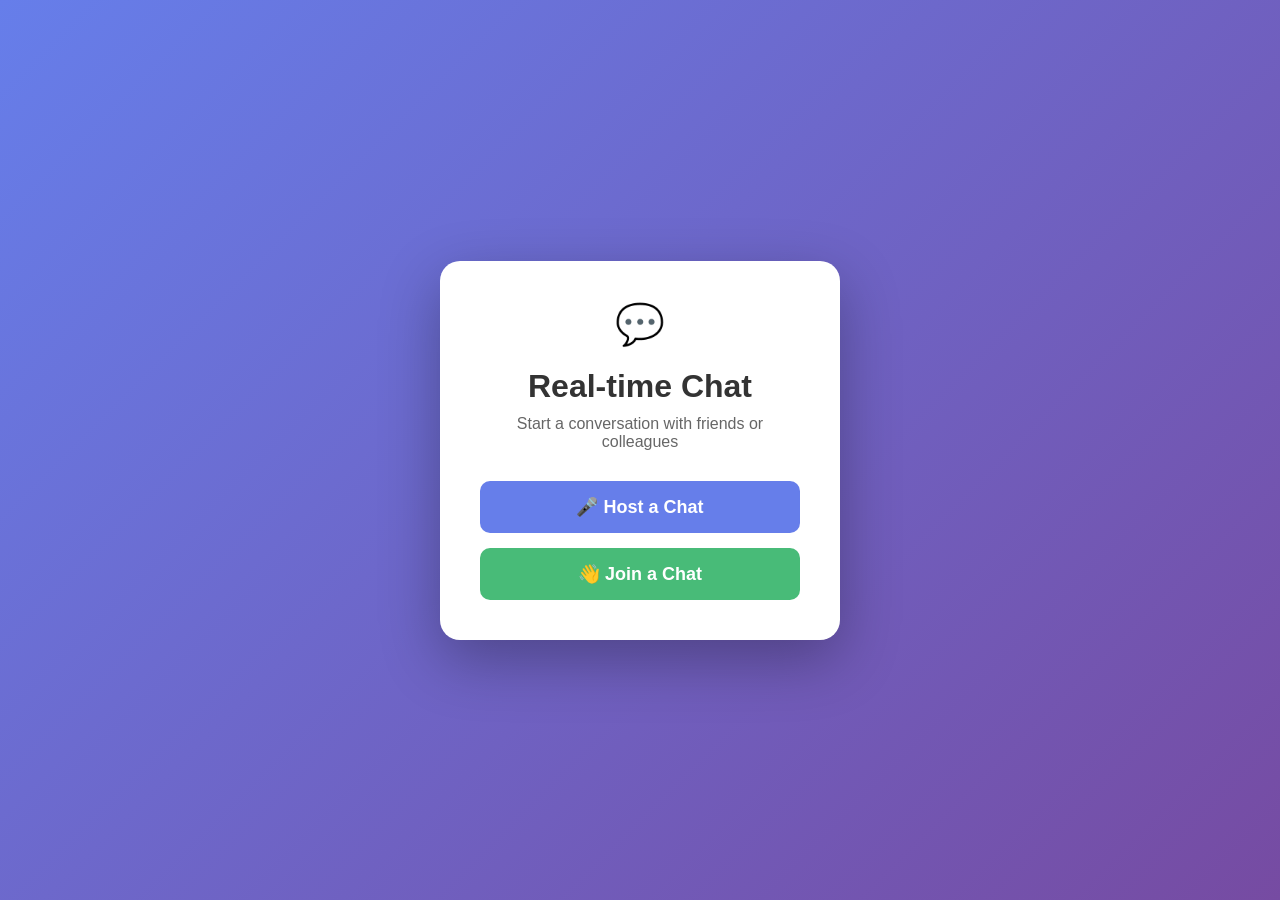
<file: templates/index.html>
<!DOCTYPE html>
<html lang="en">
<head>
    <meta charset="UTF-8">
    <meta name="viewport" content="width=device-width, initial-scale=1.0">
    <title>Real-time Chat</title>
    <style>
        * { margin: 0; padding: 0; box-sizing: border-box; }
        body {
            font-family: Arial, sans-serif;
            background: linear-gradient(135deg, #667eea 0%, #764ba2 100%);
            height: 100vh;
            display: flex;
            justify-content: center;
            align-items: center;
        }
        .container {
            background: white;
            padding: 40px;
            border-radius: 20px;
            box-shadow: 0 20px 60px rgba(0,0,0,0.3);
            text-align: center;
            max-width: 400px;
            width: 100%;
        }
        h1 { color: #333; margin-bottom: 10px; }
        p { color: #666; margin-bottom: 30px; }
        .btn-group { display: flex; flex-direction: column; gap: 15px; }
        .btn {
            padding: 15px 30px;
            border: none;
            border-radius: 10px;
            font-size: 18px;
            font-weight: bold;
            cursor: pointer;
            transition: all 0.3s;
            text-decoration: none;
            display: inline-block;
        }
        .btn-host {
            background: #667eea;
            color: white;
        }
        .btn-host:hover {
            background: #5a67d8;
            transform: translateY(-2px);
        }
        .btn-join {
            background: #48bb78;
            color: white;
        }
        .btn-join:hover {
            background: #38a169;
            transform: translateY(-2px);
        }
        .icon { font-size: 40px; margin-bottom: 20px; display: block; }
    </style>
</head>
<body>
    <div class="container">
        <span class="icon">💬</span>
        <h1>Real-time Chat</h1>
        <p>Start a conversation with friends or colleagues</p>
        <div class="btn-group">
            <a href="/host" class="btn btn-host">🎤 Host a Chat</a>
            <a href="/join" class="btn btn-join">👋 Join a Chat</a>
        </div>
    </div>
</body>
</html>
</file>
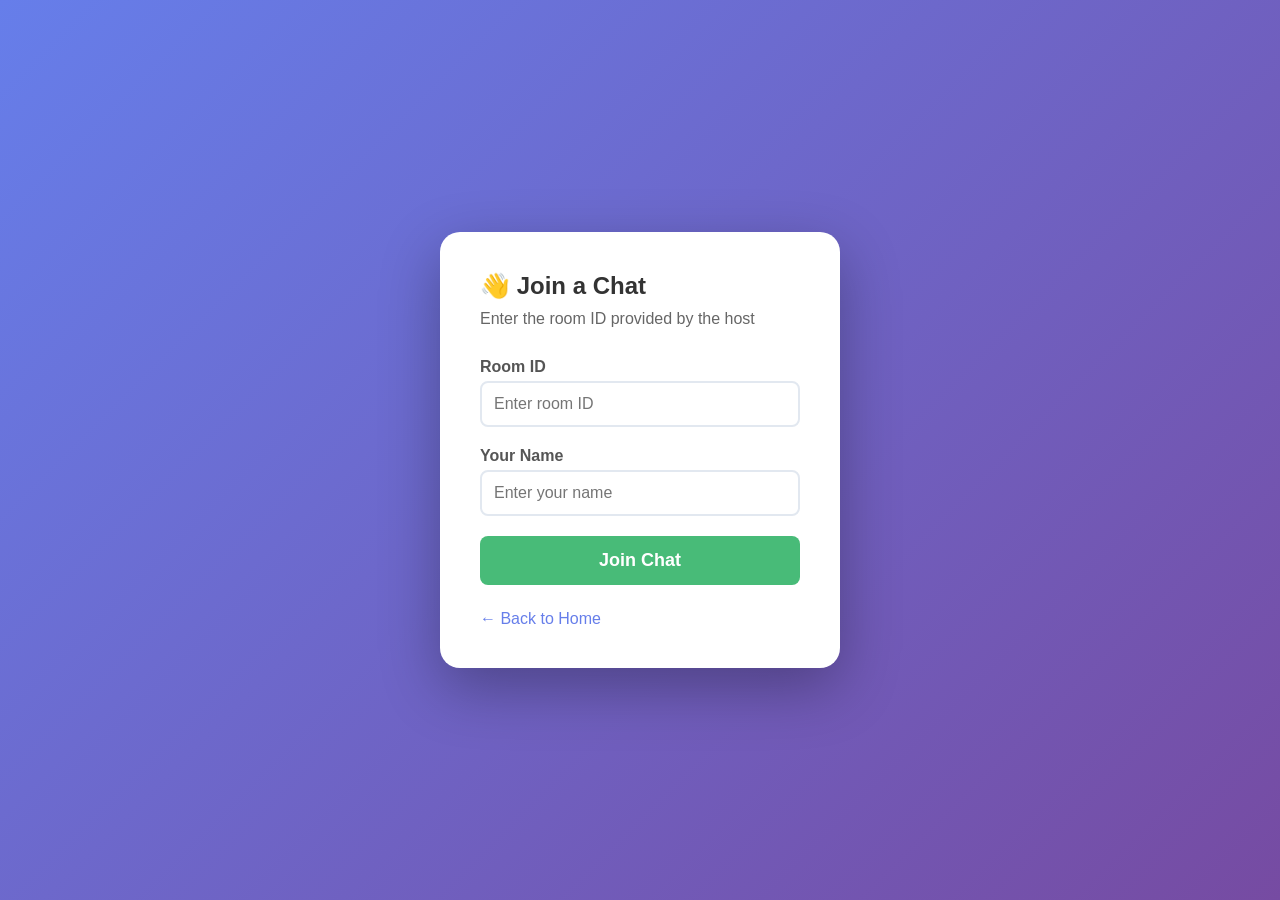
<file: templates/join.html>
<!DOCTYPE html>
<html lang="en">
<head>
    <meta charset="UTF-8">
    <meta name="viewport" content="width=device-width, initial-scale=1.0">
    <title>Join Chat</title>
    <style>
        * { margin: 0; padding: 0; box-sizing: border-box; }
        body {
            font-family: Arial, sans-serif;
            background: linear-gradient(135deg, #667eea 0%, #764ba2 100%);
            height: 100vh;
            display: flex;
            justify-content: center;
            align-items: center;
        }
        .container {
            background: white;
            padding: 40px;
            border-radius: 20px;
            box-shadow: 0 20px 60px rgba(0,0,0,0.3);
            max-width: 400px;
            width: 100%;
        }
        h2 { color: #333; margin-bottom: 10px; }
        .subtitle { color: #666; margin-bottom: 30px; }
        .form-group { margin-bottom: 20px; }
        label { display: block; color: #555; font-weight: bold; margin-bottom: 5px; }
        input {
            width: 100%;
            padding: 12px;
            border: 2px solid #e2e8f0;
            border-radius: 8px;
            font-size: 16px;
        }
        input:focus { outline: none; border-color: #667eea; }
        .btn-join {
            width: 100%;
            padding: 14px;
            background: #48bb78;
            color: white;
            border: none;
            border-radius: 8px;
            font-size: 18px;
            font-weight: bold;
            cursor: pointer;
            transition: all 0.3s;
        }
        .btn-join:hover {
            background: #38a169;
            transform: translateY(-2px);
        }
        .btn-back {
            display: inline-block;
            margin-top: 15px;
            color: #667eea;
            text-decoration: none;
        }
        .btn-back:hover { text-decoration: underline; }
        .error { color: #e53e3e; font-size: 14px; margin-top: 10px; }
    </style>
</head>
<body>
    <div class="container">
        <h2>👋 Join a Chat</h2>
        <p class="subtitle">Enter the room ID provided by the host</p>
        <form id="joinForm">
            <div class="form-group">
                <label for="roomId">Room ID</label>
                <input type="text" id="roomId" placeholder="Enter room ID" required>
            </div>
            <div class="form-group">
                <label for="username">Your Name</label>
                <input type="text" id="username" placeholder="Enter your name" required>
            </div>
            <button type="submit" class="btn-join">Join Chat</button>
            <div id="error" class="error"></div>
        </form>
        <a href="/" class="btn-back">← Back to Home</a>
    </div>
    <script>
        document.getElementById('joinForm').addEventListener('submit', function(e) {
            e.preventDefault();
            const roomId = document.getElementById('roomId').value.trim();
            const username = document.getElementById('username').value.trim();
            if (!roomId || !username) {
                document.getElementById('error').textContent = 'Please fill in all fields';
                return;
            }
            window.location.href = `/chat/${roomId}?username=${encodeURIComponent(username)}`;
        });
    </script>
</body>
</html>
</file>
